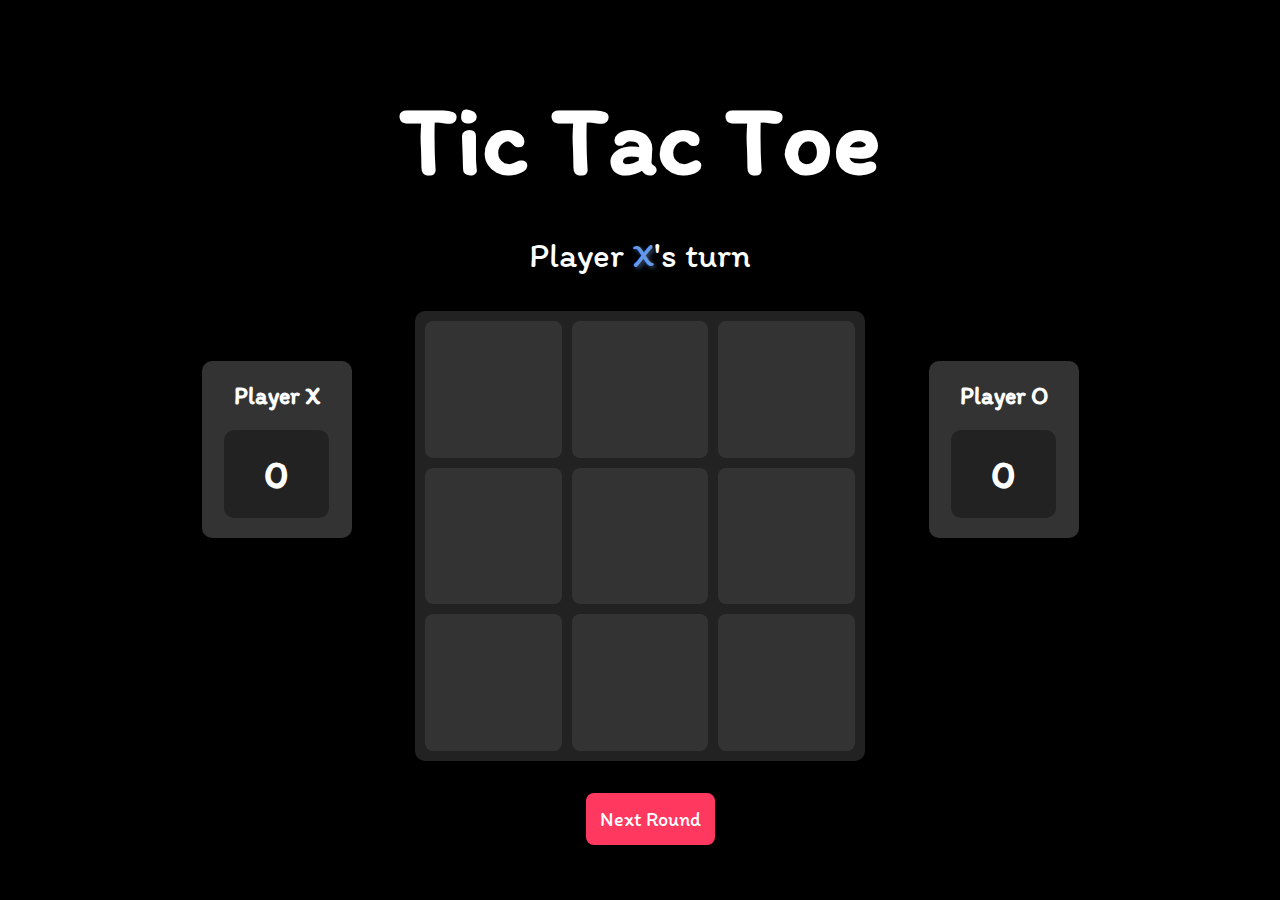
<file: index.html>
<html lang="en">
<head>
    <meta charset="UTF-8">
    <meta http-equiv="X-UA-Compatible" content="IE=edge">
    <meta name="viewport" content="width=device-width, initial-scale=1.0">
    <link rel="stylesheet" href="style.css">
    <link rel="preconnect" href="https://fonts.gstatic.com">
    <link href="https://fonts.googleapis.com/css2?family=Itim&display=swap" rel="stylesheet">
    <script src="./script.js"></script>
    <title>Tic-Tac-Toe</title>
</head>
<body>
    <main class="background">
        <div class="game-wrapper">
            <section class="player-box player-x-box">
                <h2>Player X</h2>
                <div class="score-box">
                    <span id="score-x">0</span>
                </div>
            </section>
            <div class="game-content">
                <section class="title">
                    <h1>Tic Tac Toe</h1>
                </section>
                <section class="display">
                    Player <span class="display-player playerX">X</span>'s turn
                </section>
                <section class="container">
                    <div class="tile"></div>
                    <div class="tile"></div>
                    <div class="tile"></div>
                    <div class="tile"></div>
                    <div class="tile"></div>
                    <div class="tile"></div>
                    <div class="tile"></div>
                    <div class="tile"></div>
                    <div class="tile"></div>
                </section>
                <section class="display announcer hide"></section>
                <section class="controls">
                    <button id="reset">Next Round</button>
                </section>
            </div>
    
            <section class="player-box player-o-box">
                <h2>Player O</h2>
                <div class="score-box">
                    <span id="score-o">0</span>
                </div>
            </section>
        </div>
    </main>

    <div class="overlay" id="overlay"></div>
    
    <div id="win-modal" class="modal hide">
        <div class="modal-content">
            <h2 id="win-message"></h2>
            <div class="modal-buttons">
                <button id="play-again">Play Again</button>
                <button id="back-menu">Back to Menu</button>
            </div>
        </div>
    </div>

</body>
</html>
</file>
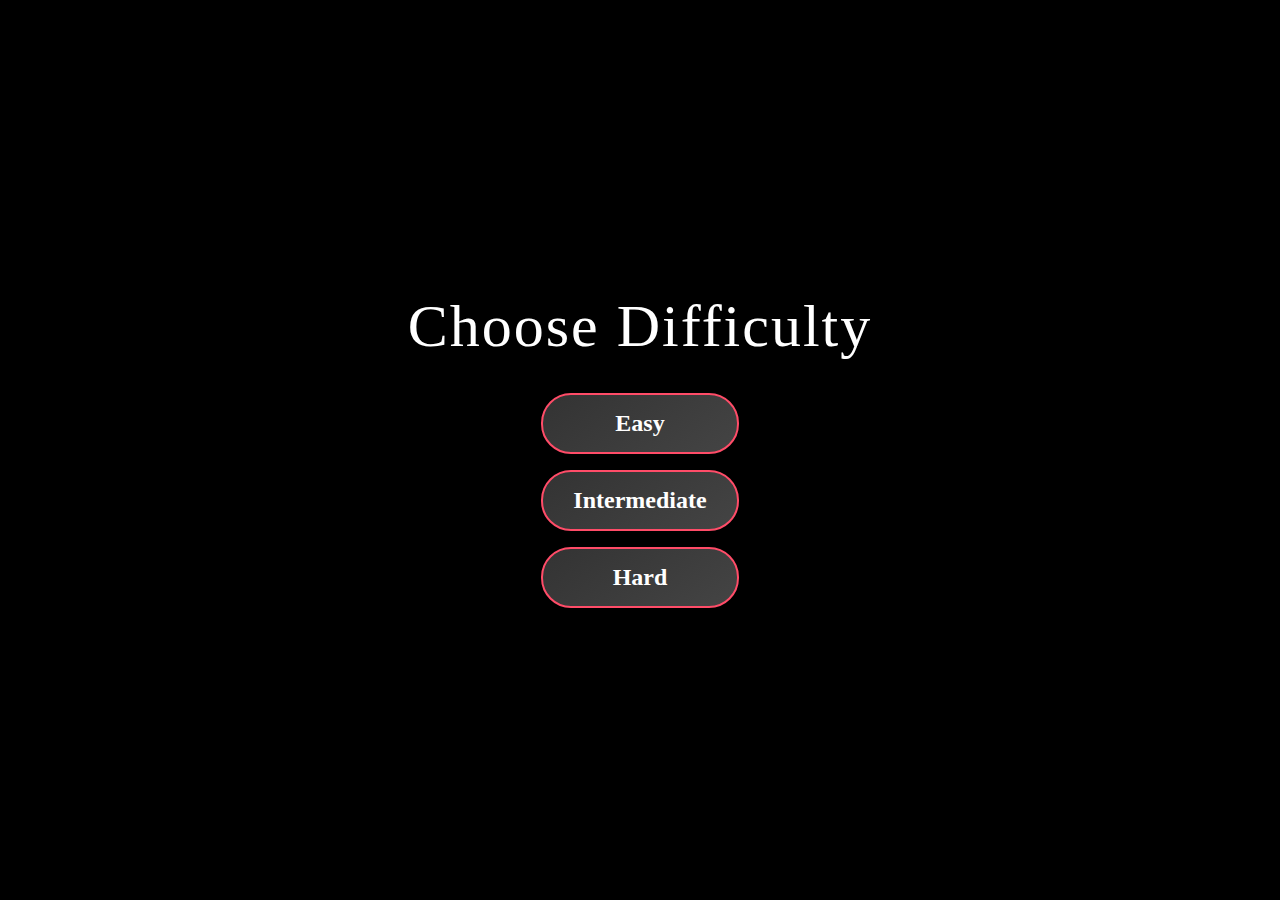
<file: home.html>
<!DOCTYPE html>
<html lang="en">
<head>
    <meta charset="UTF-8">
    <meta name="viewport" content="width=device-width, initial-scale=1.0">
    <title>Tic Tac Toe</title>
    <link rel="stylesheet" href="home.css">
</head>
<body>
    <div class="background">
        <div class="title">Choose Difficulty</div>
        <div class="difficulty-buttons">
            <button onclick="startGame('easy')">Easy</button>
            <button onclick="startGame('intermediate')">Intermediate</button>
            <button onclick="startGame('hard')">Hard</button>
        </div>
    </div>

    <script>
        function startGame(difficulty) {
            if (difficulty === 'easy') {
                window.location.href = 'index.html';
            } else if (difficulty === 'intermediate') {
                window.location.href = 'intermediate.html';
            } else if (difficulty === 'hard') {
                window.location.href = 'ultimate.html';
            }
        }
    </script>
    
</body>
</html>
</file>
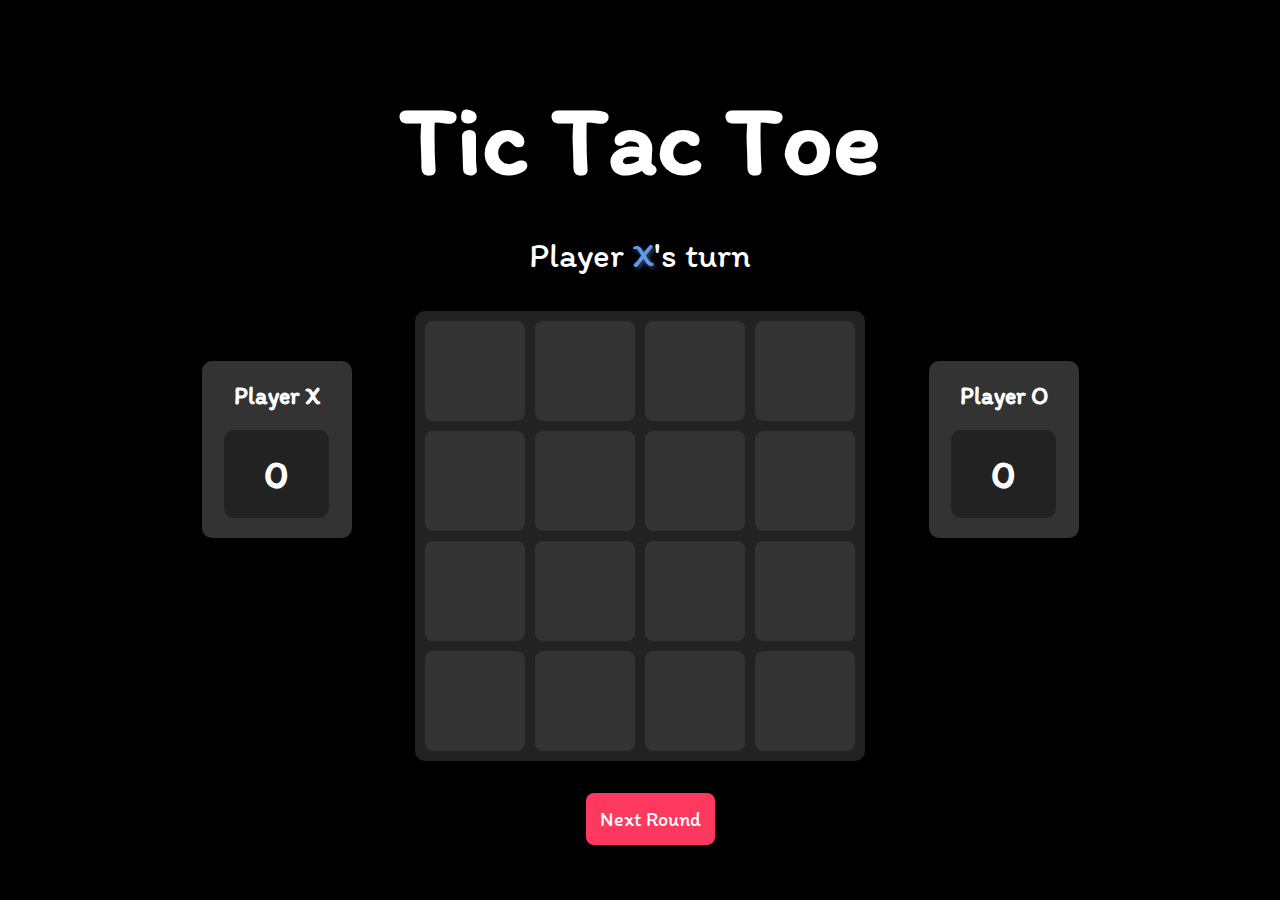
<file: intermediate.html>
<!DOCTYPE html>
<html lang="en">
<head>
    <meta charset="UTF-8">
    <meta http-equiv="X-UA-Compatible" content="IE=edge">
    <meta name="viewport" content="width=device-width, initial-scale=1.0">
    <title>Tic-Tac-Toe</title>
    <link rel="stylesheet" href="intermediate.css">
    <link rel="preconnect" href="https://fonts.gstatic.com">
    <link href="https://fonts.googleapis.com/css2?family=Itim&display=swap" rel="stylesheet">
    <script src="./script.js"></script>
</head>
<body>
    <main class="background">
        <div class="game-wrapper">
            <section class="player-box player-x-box">
                <h2>Player X</h2>
                <div class="score-box">
                    <span id="score-x">0</span>
                </div>
            </section>
            <div class="game-content">
                <section class="title">
                    <h1>Tic Tac Toe</h1>
                </section>
                <section class="display">
                    Player <span class="display-player playerX">X</span>'s turn
                </section>
                <section class="container">
                    <div class="tile"></div> <div class="tile"></div> <div class="tile"></div> <div class="tile"></div>
                    <div class="tile"></div> <div class="tile"></div> <div class="tile"></div> <div class="tile"></div>
                    <div class="tile"></div> <div class="tile"></div> <div class="tile"></div> <div class="tile"></div>
                    <div class="tile"></div> <div class="tile"></div> <div class="tile"></div> <div class="tile"></div>
                </section>
                <section class="display announcer hide"></section>
                <section class="controls">
                    <button id="reset">Next Round</button>
                </section>
            </div>

            <section class="player-box player-o-box">
                <h2>Player O</h2>
                <div class="score-box">
                    <span id="score-o">0</span>
                </div>
            </section>
        </div>
    </main>

    <div class="overlay" id="overlay"></div>

    <div id="win-modal" class="modal hide">
        <div class="modal-content">
            <h2 id="win-message"></h2>
            <div class="modal-buttons">
                <button id="play-again">Play Again</button>
                <button id="back-menu">Back to Menu</button>
            </div>
        </div>
    </div>

</body>
</html>
</file>
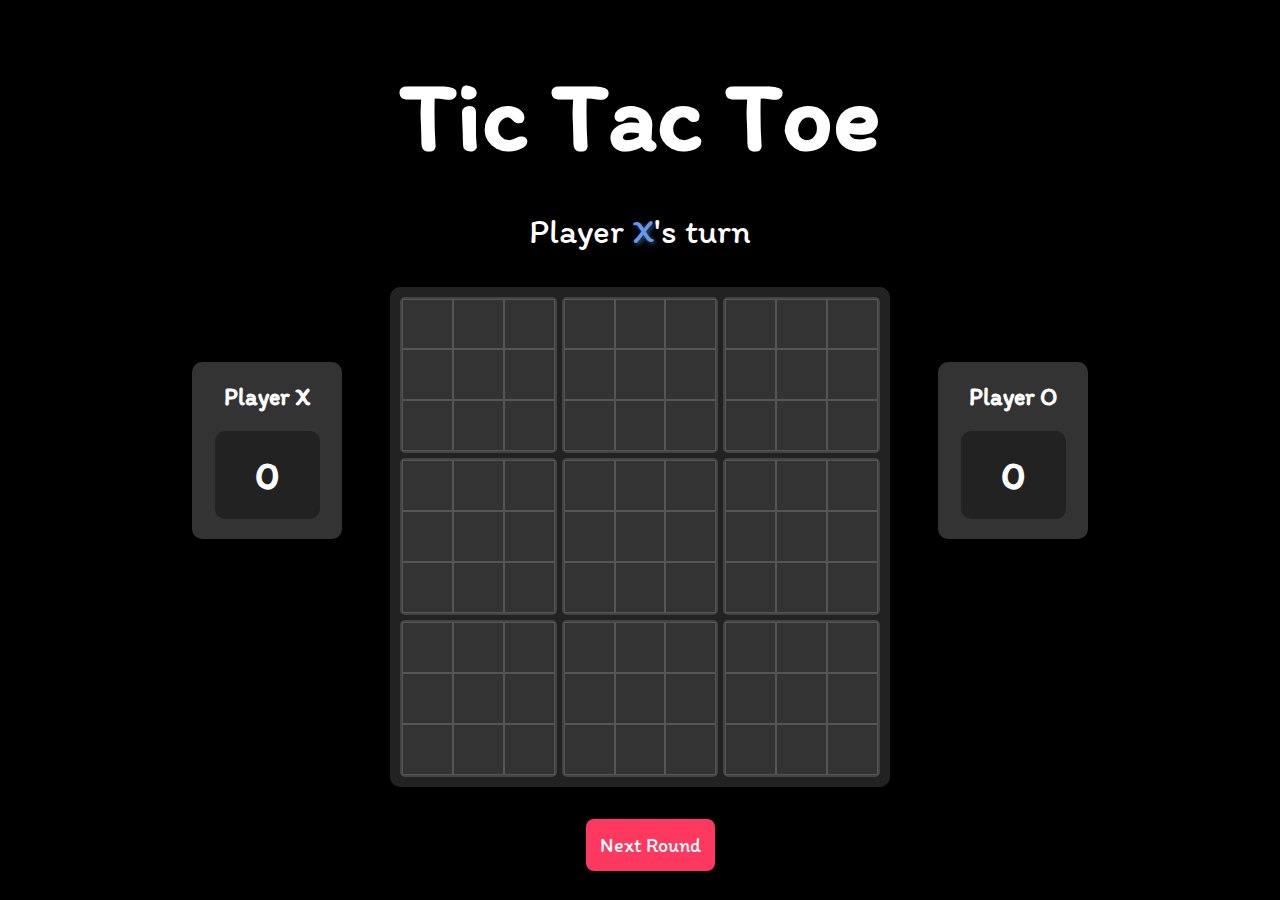
<file: ultimate.html>
<!DOCTYPE html>
<html lang="en">
<head>
    <meta charset="UTF-8">
    <meta http-equiv="X-UA-Compatible" content="IE=edge">
    <meta name="viewport" content="width=device-width, initial-scale=1.0">
    <link rel="stylesheet" href="ultimate.css">
    <link rel="preconnect" href="https://fonts.gstatic.com">
    <link href="https://fonts.googleapis.com/css2?family=Itim&display=swap" rel="stylesheet">
    <script src="./script.js" defer></script>
    <title>Tic-Tac-Toe</title>
</head>
<body>
    <main class="background">
        <div class="game-wrapper">
            <section class="player-box player-x-box">
                <h2>Player X</h2>
                <div class="score-box">
                    <span id="score-x">0</span>
                </div>
            </section>

            <div class="game-content">
                <section class="title">
                    <h1>Tic Tac Toe</h1>
                </section>
                <section class="display">
                    Player <span class="display-player playerX">X</span>'s turn
                </section>
                <section class="container">
                    <div class="board">
                        <div class="tile"></div><div class="tile"></div><div class="tile"></div>
                        <div class="tile"></div><div class="tile"></div><div class="tile"></div>
                        <div class="tile"></div><div class="tile"></div><div class="tile"></div>
                    </div>
                    <div class="board">
                        <div class="tile"></div><div class="tile"></div><div class="tile"></div>
                        <div class="tile"></div><div class="tile"></div><div class="tile"></div>
                        <div class="tile"></div><div class="tile"></div><div class="tile"></div>
                    </div>
                    <div class="board">
                        <div class="tile"></div><div class="tile"></div><div class="tile"></div>
                        <div class="tile"></div><div class="tile"></div><div class="tile"></div>
                        <div class="tile"></div><div class="tile"></div><div class="tile"></div>
                    </div>
                    <div class="board">
                        <div class="tile"></div><div class="tile"></div><div class="tile"></div>
                        <div class="tile"></div><div class="tile"></div><div class="tile"></div>
                        <div class="tile"></div><div class="tile"></div><div class="tile"></div>
                    </div>
                    <div class="board">
                        <div class="tile"></div><div class="tile"></div><div class="tile"></div>
                        <div class="tile"></div><div class="tile"></div><div class="tile"></div>
                        <div class="tile"></div><div class="tile"></div><div class="tile"></div>
                    </div>
                    <div class="board">
                        <div class="tile"></div><div class="tile"></div><div class="tile"></div>
                        <div class="tile"></div><div class="tile"></div><div class="tile"></div>
                        <div class="tile"></div><div class="tile"></div><div class="tile"></div>
                    </div>
                    <div class="board">
                        <div class="tile"></div><div class="tile"></div><div class="tile"></div>
                        <div class="tile"></div><div class="tile"></div><div class="tile"></div>
                        <div class="tile"></div><div class="tile"></div><div class="tile"></div>
                    </div>
                    <div class="board">
                        <div class="tile"></div><div class="tile"></div><div class="tile"></div>
                        <div class="tile"></div><div class="tile"></div><div class="tile"></div>
                        <div class="tile"></div><div class="tile"></div><div class="tile"></div>
                    </div>
                    <div class="board">
                        <div class="tile"></div><div class="tile"></div><div class="tile"></div>
                        <div class="tile"></div><div class="tile"></div><div class="tile"></div>
                        <div class="tile"></div><div class="tile"></div><div class="tile"></div>
                    </div>
                </section>
                <section class="display announcer hide"></section>
                <section class="controls">
                    <button id="reset">Next Round</button>
                </section>
            </div>

            <section class="player-box player-o-box">
                <h2>Player O</h2>
                <div class="score-box">
                    <span id="score-o">0</span>
                </div>
            </section>
        </div>
    </main>

    <div class="overlay" id="overlay"></div>

    <div id="win-modal" class="modal hide">
        <div class="modal-content">
            <h2 id="win-message"></h2>
            <div class="modal-buttons">
                <button id="play-again">Play Again</button>
                <button id="back-menu">Back to Menu</button>
            </div>
        </div>
    </div>

</body>
</html>
</file>
<file: style.css>
* {
    padding: 0;
    margin: 0;
    font-family: 'Itim', cursive;
    box-sizing: border-box;
}

.background {
    background-color: #000000;
    height: 100vh;
    display: flex;
    flex-direction: column;
    justify-content: center;
    align-items: center;
}

.game-content {
    display: flex;
    flex-direction: column;
    align-items: center;
}

.game-wrapper {
    display: flex;
    align-items: center;
    gap: 3rem; 
}

.title {
    color: white;
    text-align: center;
    font-size: 50px;
    margin-top: 5%;
}

.display {
    color: white;
    font-size: 35px;
    text-align: center;
    margin-top: 1em;
    margin-bottom: 1em;
    transition: opacity 0.5s ease-in-out;
}

.hide {
    display: none;
}

.container {
    display: grid;
    grid-template-columns: repeat(3, 1fr);
    grid-template-rows: repeat(3, 1fr);
    width: 90vmin;
    height: 90vmin;
    max-width: 450px;
    max-height: 450px;
    gap: 10px;
    padding: 10px;
    background-color: #222;
    border-radius: 10px; 
}

.tile {
    background-color: #333;
    border: 3px solid transparent;
    display: flex;
    justify-content: center;
    align-items: center;
    font-size: 4rem;
    cursor: pointer;
    transition: all 0.3s ease-in-out;
    border-radius: 8px;
}

.tile:hover {
    background-color: #444;
    border-color: rgb(255, 99, 99);
}

.playerX {
    color: #6499E9;
    text-shadow: 2px 2px 4px rgba(100, 153, 233, 0.5);
}

.playerO {
    color: #9400FF;
    text-shadow: 2px 2px 4px rgba(148, 0, 255, 0.5);
}

.player-box {
    background-color: #333;
    color: #fff;
    padding: 20px;
    border-radius: 10px;
    text-align: center;
    width: 150px;
    display: flex;
    flex-direction: column;
    align-items: center;
    justify-content: center;
}

.player-box h2 {
    margin-bottom: 10px; 
}

.score-box {
    background-color: #222; 
    padding: 20px 40px; 
    border-radius: 10px;
    font-size: 40px; 
    font-weight: bold;
    color: #fff;
    min-width: 80px; 
    text-align: center;
    margin-top: 10px;
}

.controls {
    display: flex;
    flex-direction: row;
    justify-content: center;
    align-items: center;
    margin-top: 2em;
    gap: 1rem;
}

.controls button {
    color: white;
    padding: 14px;
    border-radius: 8px;
    border: none;
    font-size: 20px;
    margin-left: 1em;
    cursor: pointer;
    transition: background-color 0.3s ease-in-out;
}

.restart:hover {
    background-color: #316AC7;
}

#reset {
    background-color: #FF3860;
}

#reset:hover {
    background-color: #D03050;
}

.player-box {
    background-color: #333;
    color: #fff;
    padding: 20px;
    border-radius: 10px;
    text-align: center;
    width: 150px;
}

.player-x-box {
    order: -1; 
}

.player-o-box {
    order: 1; 
}

/* for the little screen */
.overlay {
    position: fixed;
    top: 0;
    left: 0;
    width: 100%;
    height: 100%;
    background-color: rgba(0, 0, 0, 0.5); 
    z-index: 999; 
    display: none; 
}

.overlay.show {
    display: block; 
}

.modal {
    position: fixed;
    top: 50%;
    left: 50%;
    transform: translate(-50%, -50%);
    background-color: rgba(0, 0, 0, 0.8);
    padding: 40px;
    border-radius: 10px;
    text-align: center;
    color: white;
    z-index: 1000;
    width: 350px;
    display: flex;
    flex-direction: column;
    align-items: center;
    opacity: 0;
    visibility: hidden;
    transition: opacity 0.3s ease-in-out, visibility 0.3s;
}

.modal.show {
    opacity: 1;
    visibility: visible;
}

.modal-content {
    background: #222;
    padding: 20px;
    border-radius: 8px;
    width: 100%;
}

#win-message {
    font-size: 28px;
}

.modal-buttons {
    margin-top: 15px;
    display: flex;
    gap: 10px;
}

.modal-buttons button {
    background-color: #FF3860;
    border: none;
    padding: 10px 15px;
    border-radius: 5px;
    cursor: pointer;
    color: white;
    font-size: 18px;
    transition: background 0.3s ease-in-out;
    flex: 1;
}

#play-again {
    background-color: #316AC7;
}

#play-again:hover {
    background-color: #2557A6;
}

#back-menu:hover {
    background-color: #D03050;
}
</file>
<file: home.css>
* {
    padding: 0;
    margin: 0;
    font-family: 'Itim', cursive;
    box-sizing: border-box;
}

.background {
    background-color: #000000;
    height: 100vh;
    display: flex;
    flex-direction: column;
    justify-content: center;
    align-items: center;
    animation: gradient 6s ease infinite;
}

@keyframes gradient {
    0% { background-position: 0% 50%; }
    50% { background-position: 100% 50%; }
    100% { background-position: 0% 50%; }
}

.title {
    color: #ffffff;
    text-shadow: 2px 4px 10px rgba(0, 0, 0, 0.5);
    font-size: 60px;
    margin-bottom: 2rem;
    letter-spacing: 2px;
}

.difficulty-buttons {
    display: flex;
    flex-direction: column;
    gap: 1rem;
}

.difficulty-buttons button {
    background: linear-gradient(145deg, #333, #444);
    color: #ffffff;
    padding: 15px 30px;
    font-size: 24px;
    font-weight: bold;
    border: 2px solid #ff4c68;
    border-radius: 30px;
    cursor: pointer;
    transition: transform 0.2s ease-in-out, box-shadow 0.2s ease-in-out, background 0.3s ease-in-out;
    box-shadow: 5px 5px 15px rgba(0, 0, 0, 0.5);
}

.difficulty-buttons button:hover {
    background: #ff4c68;
    transform: scale(1.1);
    box-shadow: 10px 10px 25px rgba(255, 76, 104, 0.5);
}

.difficulty-buttons button:active {
    transform: scale(0.95);
}
</file>
<file: intermediate.css>
* {
    padding: 0;
    margin: 0;
    font-family: 'Itim', cursive;
    box-sizing: border-box;
}

.background {
    background-color: #000000;
    height: 100vh;
    display: flex;
    flex-direction: column;
    justify-content: center;
    align-items: center;
}

.game-content {
    display: flex;
    flex-direction: column;
    align-items: center;
}

.game-wrapper {
    display: flex;
    align-items: center;
    gap: 3rem; 
}

.title {
    color: white;
    text-align: center;
    font-size: 50px;
    margin-top: 5%;
}

.display {
    color: white;
    font-size: 35px;
    text-align: center;
    margin-top: 1em;
    margin-bottom: 1em;
}

.hide {
    display: none;
}

.container {
    display: grid;
    grid-template-columns: repeat(4, 1fr);
    grid-template-rows: repeat(4, 1fr);
    width: 90vmin;
    height: 90vmin;
    max-width: 450px;
    max-height: 450px;
    gap: 10px;
    padding: 10px;
    background-color: #222;
    border-radius: 10px; 
}

.tile {
    background-color: #333;
    border: 3px solid transparent;
    display: flex;
    justify-content: center;
    align-items: center;
    font-size: 3rem; 
    cursor: pointer;
    transition: all 0.3s ease-in-out;
    border-radius: 8px;
    width: 100%; 
    height: 100%;
}

.tile:hover {
    background-color: #444;
    border-color: rgb(255, 99, 99);
}

.playerX {
    color: #6499E9;
    text-shadow: 2px 2px 4px rgba(100, 153, 233, 0.5);
}

.playerO {
    color: #9400FF;
    text-shadow: 2px 2px 4px rgba(148, 0, 255, 0.5);
}

.player-box {
    background-color: #333;
    color: #fff;
    padding: 20px;
    border-radius: 10px;
    text-align: center;
    width: 150px;
    display: flex;
    flex-direction: column;
    align-items: center;
    justify-content: center;
}

.player-box h2 {
    margin-bottom: 10px; 
}

.score-box {
    background-color: #222; 
    padding: 20px 40px; 
    border-radius: 10px;
    font-size: 40px; 
    font-weight: bold;
    color: #fff;
    min-width: 80px; 
    text-align: center;
    margin-top: 10px;
}

.controls {
    display: flex;
    flex-direction: row;
    justify-content: center;
    align-items: center;
    margin-top: 2em;
    gap: 1rem;
}

.controls button {
    color: white;
    padding: 14px;
    border-radius: 8px;
    border: none;
    font-size: 20px;
    margin-left: 1em;
    cursor: pointer;
    transition: background-color 0.3s ease-in-out;
}

.restart:hover {
    background-color: #316AC7;
}

#reset {
    background-color: #FF3860;
}

#reset:hover {
    background-color: #D03050;
}

.player-box {
    background-color: #333;
    color: #fff;
    padding: 20px;
    border-radius: 10px;
    text-align: center;
    width: 150px;
}

.player-x-box {
    order: -1; 
}

.player-o-box {
    order: 1; 
}

/* for the little screen */
.overlay {
    position: fixed;
    top: 0;
    left: 0;
    width: 100%;
    height: 100%;
    background-color: rgba(0, 0, 0, 0.5); 
    z-index: 999; 
    display: none; 
}

.overlay.show {
    display: block; 
}

.modal {
    position: fixed;
    top: 50%;
    left: 50%;
    transform: translate(-50%, -50%);
    background-color: rgba(0, 0, 0, 0.8);
    padding: 40px;
    border-radius: 10px;
    text-align: center;
    color: white;
    z-index: 1000;
    width: 350px;
    display: flex;
    flex-direction: column;
    align-items: center;
    opacity: 0;
    visibility: hidden;
    transition: opacity 0.3s ease-in-out, visibility 0.3s;
}

.modal.show {
    opacity: 1;
    visibility: visible;
}

.modal-content {
    background: #222;
    padding: 20px;
    border-radius: 8px;
    width: 100%;
}

#win-message {
    font-size: 28px;
}

.modal-buttons {
    margin-top: 15px;
    display: flex;
    gap: 10px;
}

.modal-buttons button {
    background-color: #FF3860;
    border: none;
    padding: 10px 15px;
    border-radius: 5px;
    cursor: pointer;
    color: white;
    font-size: 18px;
    transition: background 0.3s ease-in-out;
    flex: 1;
}

#play-again {
    background-color: #316AC7;
}

#play-again:hover {
    background-color: #2557A6;
}

#back-menu:hover {
    background-color: #D03050;
}
</file>
<file: ultimate.css>
* {
    padding: 0;
    margin: 0;
    font-family: 'Itim', cursive;
    box-sizing: border-box;
}

.background {
    background-color: #000000;
    height: 100vh;
    display: flex;
    flex-direction: column;
    justify-content: center;
    align-items: center; 
}

.game-content {
    display: flex;
    flex-direction: column;
    align-items: center;
}

.game-wrapper {
    display: flex;
    align-items: center;
    gap: 3rem; 
}

.title {
    color: white;
    text-align: center;
    font-size: 50px;
    margin-top: 5%;
}

.display {
    color: white;
    font-size: 35px;
    text-align: center;
    margin-top: 1em;
    margin-bottom: 1em;
}

.hide {
    display: none;
}

.container {
    display: grid;
    grid-template-columns: repeat(3, 1fr);
    grid-template-rows: repeat(3, 1fr);
    width: 90vmin;
    height: 90vmin;
    max-width: 500px;
    max-height: 500px;
    gap: 5px;
    padding: 10px;
    background-color: #222;
    border-radius: 10px;
}

.board {
    display: grid;
    grid-template-columns: repeat(3, 1fr);
    grid-template-rows: repeat(3, 1fr);
    width: 100%;
    height: 100%;
    background-color: #111;
    border-radius: 5px;
    border: 2px solid #444;
}

.tile {
    background-color: #333;
    border: 1px solid #555;
    display: flex;
    justify-content: center;
    align-items: center;
    font-size: 2rem;
    cursor: pointer;
    transition: all 0.3s ease-in-out;
}

.tile:hover {
    background-color: #444;
    border-color: rgb(255, 99, 99);
}

.playerX {
    color: #6499E9;
    text-shadow: 2px 2px 4px rgba(100, 153, 233, 0.5);
}

.playerO {
    color: #9400FF;
    text-shadow: 2px 2px 4px rgba(148, 0, 255, 0.5);
}

.player-box {
    background-color: #333;
    color: #fff;
    padding: 20px;
    border-radius: 10px;
    text-align: center;
    width: 150px;
    display: flex;
    flex-direction: column;
    align-items: center;
    justify-content: center;
}

.player-box h2 {
    margin-bottom: 10px; 
}

.score-box {
    background-color: #222; 
    padding: 20px 40px; 
    border-radius: 10px;
    font-size: 40px; 
    font-weight: bold;
    color: #fff;
    min-width: 80px; 
    text-align: center;
    margin-top: 10px;
}

.controls {
    display: flex;
    flex-direction: row;
    justify-content: center;
    align-items: center;
    margin-top: 2em;
    gap: 1rem;
}

.controls button {
    color: white;
    padding: 14px;
    border-radius: 8px;
    border: none;
    font-size: 20px;
    margin-left: 1em;
    cursor: pointer;
    transition: background-color 0.3s ease-in-out;
}

.restart:hover {
    background-color: #316AC7;
}

#reset {
    background-color: #FF3860;
}

#reset:hover {
    background-color: #D03050;
}

.player-box {
    background-color: #333;
    color: #fff;
    padding: 20px;
    border-radius: 10px;
    text-align: center;
    width: 150px;
}

.player-x-box {
    order: -1; 
}

.player-o-box {
    order: 1; 
}

.active-board {
    border: 3px solid yellow;
}

.won-board {
    background-color: rgba(100, 100, 100, 0.5);
}

/* for the little screen */
.overlay {
    position: fixed;
    top: 0;
    left: 0;
    width: 100%;
    height: 100%;
    background-color: rgba(0, 0, 0, 0.5); 
    z-index: 999; 
    display: none; 
}

.overlay.show {
    display: block; 
}

.modal {
    position: fixed;
    top: 50%;
    left: 50%;
    transform: translate(-50%, -50%);
    background-color: rgba(0, 0, 0, 0.8);
    padding: 40px;
    border-radius: 10px;
    text-align: center;
    color: white;
    z-index: 1000;
    width: 350px;
    display: flex;
    flex-direction: column;
    align-items: center;
    opacity: 0;
    visibility: hidden;
    transition: opacity 0.3s ease-in-out, visibility 0.3s;
}

.modal.show {
    opacity: 1;
    visibility: visible;
}

.modal-content {
    background: #222;
    padding: 20px;
    border-radius: 8px;
    width: 100%;
}

#win-message {
    font-size: 28px;
}

.modal-buttons {
    margin-top: 15px;
    display: flex;
    gap: 10px;
}

.modal-buttons button {
    background-color: #FF3860;
    border: none;
    padding: 10px 15px;
    border-radius: 5px;
    cursor: pointer;
    color: white;
    font-size: 18px;
    transition: background 0.3s ease-in-out;
    flex: 1;
}

#play-again {
    background-color: #316AC7;
}

#play-again:hover {
    background-color: #2557A6;
}

#back-menu:hover {
    background-color: #D03050;
}
</file>
